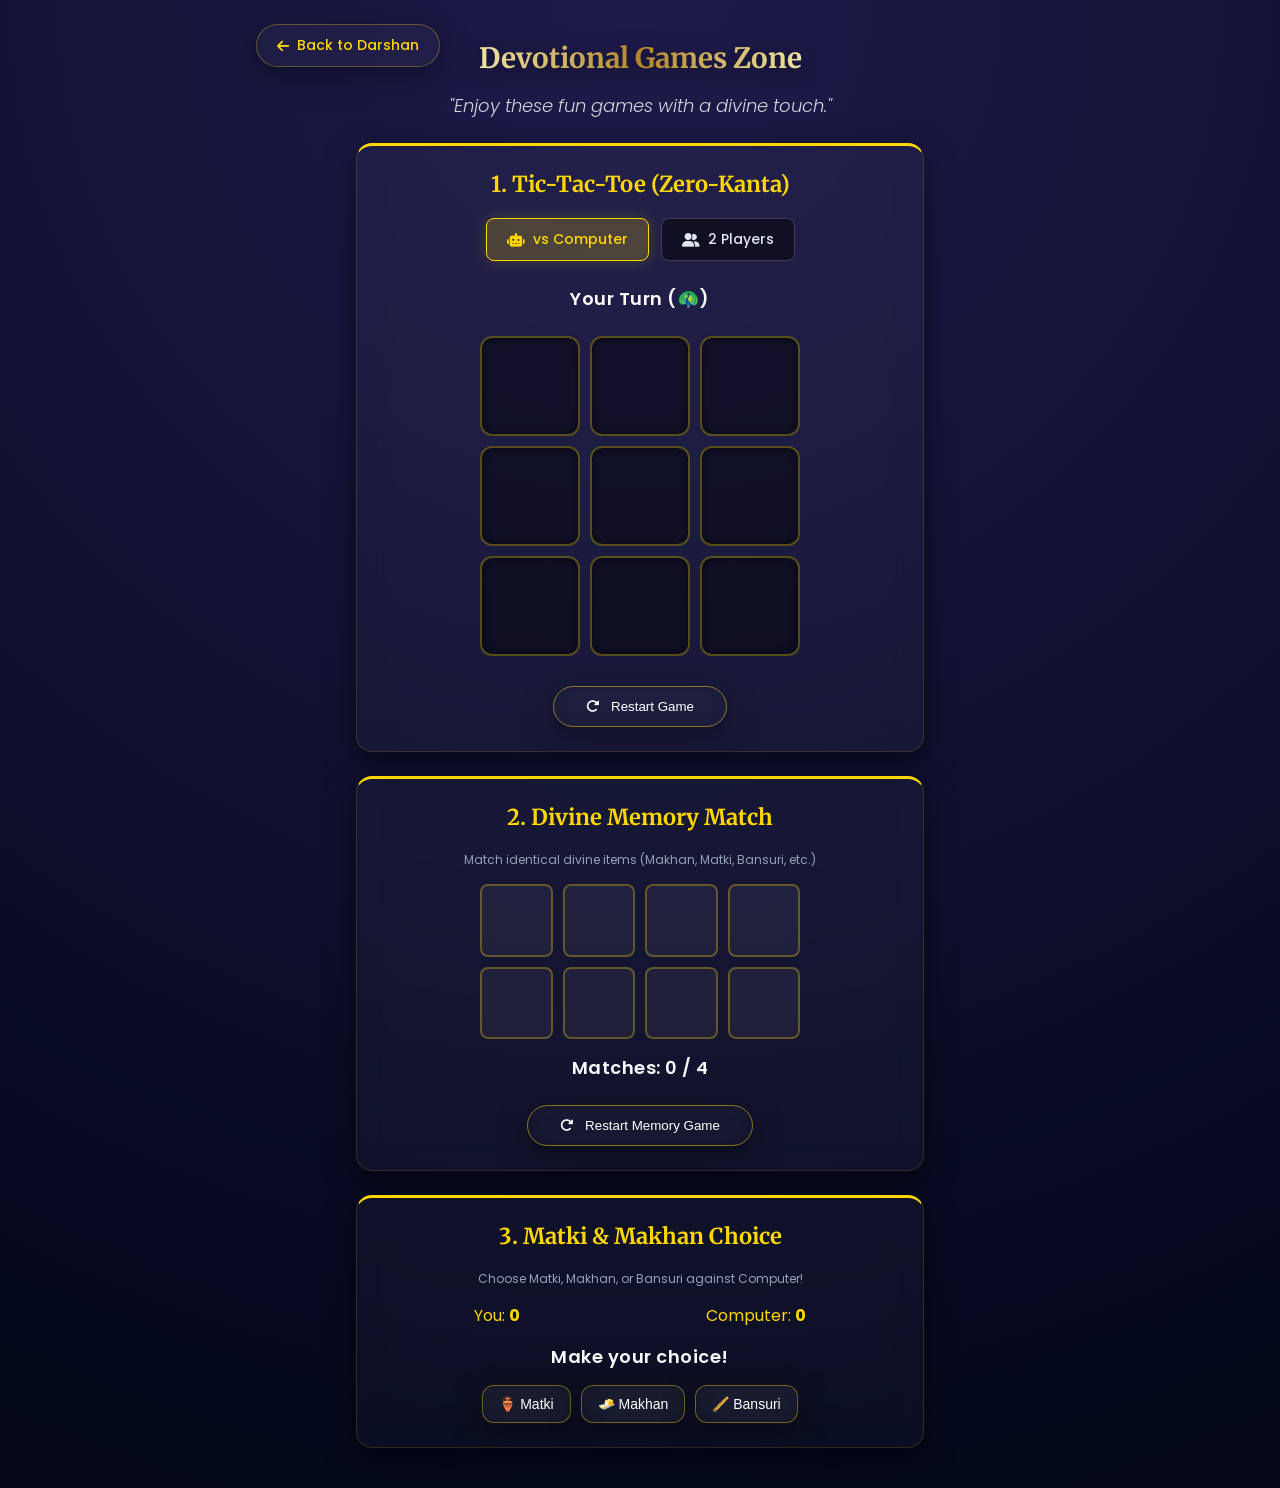
<file: games.html>
<!DOCTYPE html>
<html lang="en">
<head>
    <meta charset="UTF-8">
    <meta name="viewport" content="width=device-width, initial-scale=1.0, maximum-scale=1.0, user-scalable=no">
    <title>Play Games - Krishna Janmashtami</title>
    
    <link href="https://fonts.googleapis.com/css2?family=Merriweather:wght@400;700&family=Poppins:wght@300;400;500;600&display=swap" rel="stylesheet">
    <link rel="stylesheet" href="https://cdnjs.cloudflare.com/ajax/libs/font-awesome/6.4.0/css/all.min.css">
    
    <link rel="stylesheet" href="css/style.css">
    <link rel="stylesheet" href="css/games.css">
</head>
<body class="theme-royal-krishna">

    <div class="content-wrapper">
        <header class="games-header">
            <a href="index.html" class="back-btn glass-panel">
                <i class="fa-solid fa-arrow-left"></i> Back to Darshan
            </a>
            <h1 class="main-heading" style="font-size: 28px; margin-top: 16px;">Devotional Games Zone</h1>
            <p class="devotional-text">"Enjoy these fun games with a divine touch."</p>
        </header>

        <main class="games-container">
            
            <!-- Game 1: Tic-Tac-Toe -->
            <section class="game-card glass-panel">
                <h2 class="game-title">1. Tic-Tac-Toe (Zero-Kanta)</h2>
                <div class="game-modes">
                    <button id="btn-vs-cpu" class="mode-btn active"><i class="fa-solid fa-robot"></i> vs Computer</button>
                    <button id="btn-vs-friend" class="mode-btn"><i class="fa-solid fa-user-friends"></i> 2 Players</button>
                </div>
                <div id="game-status" class="game-status">Your Turn (🦚)</div>
                <div class="board" id="tic-tac-board">
                    <div class="cell" data-index="0"></div><div class="cell" data-index="1"></div><div class="cell" data-index="2"></div>
                    <div class="cell" data-index="3"></div><div class="cell" data-index="4"></div><div class="cell" data-index="5"></div>
                    <div class="cell" data-index="6"></div><div class="cell" data-index="7"></div><div class="cell" data-index="8"></div>
                </div>
                <button id="restart-btn" class="contact-btn glass-panel restart-btn"><i class="fa-solid fa-rotate-right"></i> Restart Game</button>
            </section>

            <!-- Game 2: Memory Card Match -->
            <section class="game-card glass-panel">
                <h2 class="game-title">2. Divine Memory Match</h2>
                <p class="help-text mb-3" style="color: #94a3b8; font-size: 12px; margin-bottom: 15px;">Match identical divine items (Makhan, Matki, Bansuri, etc.)</p>
                <div class="memory-board" id="memory-board">
                    <!-- Cards will be generated via JS -->
                </div>
                <div id="memory-status" class="game-status" style="margin-top: 15px;">Matches: <span id="match-count">0</span> / 4</div>
                <button id="memory-restart" class="contact-btn glass-panel restart-btn" style="margin-top: 10px;"><i class="fa-solid fa-rotate-right"></i> Restart Memory Game</button>
            </section>

            <!-- Game 3: Kanha's Catch (Matki Catch) -->
            <section class="game-card glass-panel">
                <h2 class="game-title">3. Matki & Makhan Choice</h2>
                <p class="help-text mb-3" style="color: #94a3b8; font-size: 12px; margin-bottom: 15px;">Choose Matki, Makhan, or Bansuri against Computer!</p>
                <div class="rps-scores">
                    <span>You: <strong id="player-score">0</strong></span>
                    <span>Computer: <strong id="cpu-score">0</strong></span>
                </div>
                <div id="rps-result" class="game-status" style="margin: 15px 0;">Make your choice!</div>
                <div class="rps-buttons">
                    <button class="rps-btn glass-panel" data-choice="matki">🏺 Matki</button>
                    <button class="rps-btn glass-panel" data-choice="makhan">🧈 Makhan</button>
                    <button class="rps-btn glass-panel" data-choice="bansuri">🪈 Bansuri</button>
                </div>
            </section>

        </main>
    </div>

    <script src="js/games.js"></script>
</body>
</html>
</file>
<file: css/style.css>
/* ==========================================================================
   Base & Reset
   ========================================================================== */
* {
    margin: 0;
    padding: 0;
    box-sizing: border-box;
}

body {
    font-family: 'Poppins', sans-serif;
    color: #ffffff;
    overflow-x: hidden;
    min-height: 100vh;
    display: flex;
    flex-direction: column;
    transition: background 1s ease;
}

/* ==========================================================================
   Themes (Premium Gradients & Colors)
   ========================================================================== */
.theme-royal-krishna { background: radial-gradient(circle at top center, #1e1b4b, #020617); }
.theme-neel-madhav { background: radial-gradient(circle at top center, #312e81, #0f172a); }
.theme-golden-temple { background: radial-gradient(circle at top center, #422006, #1c1917); }
.theme-phoolon-wala { background: radial-gradient(circle at top center, #831843, #2e1065); }
.theme-midnight { background: radial-gradient(circle at top center, #020617, #000000); }
.theme-divine-glow { background: radial-gradient(circle at top center, #701a75, #1e1b4b); }

/* ==========================================================================
   Canvas & Wrappers
   ========================================================================== */
#effects-canvas {
    position: fixed;
    top: 0;
    left: 0;
    width: 100vw;
    height: 100vh;
    pointer-events: none;
    z-index: 0;
}

.content-wrapper {
    position: relative;
    z-index: 10;
    flex-grow: 1;
    display: flex;
    flex-direction: column;
}

.main-container {
    padding: 0 16px 48px 16px;
    max-width: 1200px;
    margin: 0 auto;
    width: 100%;
    display: flex;
    flex-direction: column;
    align-items: center;
}

/* ==========================================================================
   Header & Typography
   ========================================================================== */
.credit-header {
    width: 100%;
    padding: 16px;
    text-align: center;
    opacity: 0.7;
    display: flex;
    justify-content: center;
    align-items: center;
    gap: 8px;
}

.credit-header i {
    color: #FFD700;
    font-size: 14px;
}

.credit-header span {
    font-family: 'Merriweather', serif;
    font-size: 12px;
    letter-spacing: 0.15em;
    text-transform: uppercase;
    color: #d1d5db;
}

.hero-section {
    text-align: center;
    margin-bottom: 32px;
    animation: float 6s ease-in-out infinite;
}

.sub-heading {
    font-size: 14px;
    color: #FFD700;
    text-transform: uppercase;
    letter-spacing: 0.3em;
    margin-bottom: 8px;
    font-weight: 600;
}

.main-heading {
    font-family: 'Merriweather', serif;
    font-size: 36px;
    font-weight: 700;
    margin-bottom: 16px;
    background: linear-gradient(to right, #BF953F, #FCF6BA, #B38728, #FBF5B7, #AA771C);
    -webkit-background-clip: text;
    background-clip: text;
    color: transparent;
    filter: drop-shadow(0px 4px 10px rgba(0,0,0,0.5));
}

.devotional-text {
    font-weight: 300;
    font-size: 14px;
    color: #d1d5db;
    font-style: italic;
    max-width: 600px;
    margin: 0 auto;
}

/* ==========================================================================
   Glassmorphism & Panels
   ========================================================================== */
.glass-panel {
    background: rgba(255, 255, 255, 0.03);
    backdrop-filter: blur(16px);
    -webkit-backdrop-filter: blur(16px);
    border: 1px solid rgba(255, 215, 0, 0.15);
    box-shadow: 0 8px 32px 0 rgba(0, 0, 0, 0.37);
    border-radius: 12px;
}

#announcement-banner {
    width: 100%;
    max-width: 600px;
    padding: 12px;
    text-align: center;
    margin-bottom: 24px;
}

#announcement-text {
    color: #FFD700;
    font-size: 14px;
    font-weight: 500;
}

.hidden {
    display: none !important;
}

/* ==========================================================================
   Live TV Box 
   ========================================================================== */
.tv-section {
    width: 100%;
    max-width: 800px;
    position: relative;
    margin-bottom: 40px;
}

.badge-container {
    position: absolute;
    top: -16px;
    left: 50%;
    transform: translateX(-50%);
    z-index: 20;
}

.status-badge {
    padding: 8px 24px;
    border-radius: 50px;
    display: flex;
    align-items: center;
    gap: 8px;
    box-shadow: 0 4px 15px rgba(0,0,0,0.3);
    background: rgba(0, 0, 0, 0.7);
    backdrop-filter: blur(8px);
    border: 1px solid;
}

.scheduled-state { border-color: rgba(234, 179, 8, 0.3); }
.live-state { border-color: rgba(220, 38, 38, 0.4); }

.indicator-dot {
    width: 12px;
    height: 12px;
    border-radius: 50%;
}

.scheduled-state .indicator-dot { background-color: #eab308; }
.live-state .indicator-dot { background-color: #dc2626; animation: pulse 1.5s infinite; }

#status-text {
    font-weight: 700;
    font-size: 12px;
    letter-spacing: 0.1em;
    text-transform: uppercase;
}

.scheduled-state #status-text { color: #eab308; }
.live-state #status-text { color: #dc2626; }

.tv-box {
    width: 100%;
    aspect-ratio: 16/9;
    border-radius: 12px;
    overflow: hidden;
    background: #000;
    box-shadow: 0 10px 40px rgba(255, 215, 0, 0.15);
    border: 2px solid rgba(255, 215, 0, 0.4);
    position: relative;
}

.tv-box iframe {
    width: 100%;
    height: 100%;
    border: none;
    position: absolute;
    top: 0;
    left: 0;
}

.glowing-border::before {
    content: '';
    position: absolute;
    top: -2px; left: -2px; right: -2px; bottom: -2px;
    background: linear-gradient(45deg, #FFD700, #ff8c00, #FFD700);
    z-index: -1;
    border-radius: inherit;
    filter: blur(8px);
    opacity: 0.5;
}

/* ==========================================================================
   Countdown Timer
   ========================================================================== */
.countdown-section {
    text-align: center;
    width: 100%;
    max-width: 500px;
    margin-bottom: 40px;
}

.countdown-title {
    color: #d1d5db;
    text-transform: uppercase;
    letter-spacing: 0.15em;
    font-size: 14px;
    margin-bottom: 16px;
}

.countdown-grid {
    display: grid;
    grid-template-columns: repeat(4, 1fr);
    gap: 12px;
}

.time-box {
    padding: 12px 8px;
    display: flex;
    flex-direction: column;
    align-items: center;
    justify-content: center;
}

.time-number {
    font-family: 'Merriweather', serif;
    font-size: 28px;
    font-weight: 700;
    color: #FFD700;
}

.time-label {
    font-size: 10px;
    text-transform: uppercase;
    color: #9ca3af;
    margin-top: 4px;
}

/* ==========================================================================
   Contact Buttons
   ========================================================================== */
.contact-section {
    display: flex;
    flex-direction: column;
    gap: 16px;
    width: 100%;
    max-width: 400px;
}

.contact-btn {
    text-decoration: none;
    padding: 14px 24px;
    border-radius: 50px;
    display: flex;
    align-items: center;
    justify-content: center;
    gap: 12px;
    transition: all 0.3s ease;
    color: #e5e7eb;
    font-weight: 500;
}

.whatsapp-btn { border-color: rgba(34, 197, 94, 0.3); }
.whatsapp-btn i { color: #4ade80; font-size: 20px; }
.whatsapp-btn:hover { background: rgba(22, 163, 74, 0.2); transform: translateY(-2px); }

.email-btn { border-color: rgba(59, 130, 246, 0.3); }
.email-btn i { color: #60a5fa; font-size: 20px; }
.email-btn:hover { background: rgba(37, 99, 235, 0.2); transform: translateY(-2px); }

/* ==========================================================================
   Animations
   ========================================================================== */
@keyframes float {
    0%, 100% { transform: translateY(0); }
    50% { transform: translateY(-10px); }
}

@keyframes pulse {
    0%, 100% { opacity: 1; }
    50% { opacity: 0.5; }
}

/* ==========================================================================
   Media Queries (Mobile First approach scaling up)
   ========================================================================== */
@media (min-width: 768px) {
    .main-heading { font-size: 56px; }
    .sub-heading { font-size: 16px; }
    .devotional-text { font-size: 18px; }
    .countdown-grid { gap: 16px; }
    .time-number { font-size: 40px; }
    .time-label { font-size: 12px; }
    .contact-section { flex-direction: row; max-width: 600px; justify-content: center; }
    .contact-btn { flex: 1; }
      }
</file>
<file: css/games.css>
/* ==========================================================================
   Games Page Specific Styles
   ========================================================================== */

.games-header {
    text-align: center;
    padding: 24px 16px;
    position: relative;
    width: 100%;
    max-width: 800px;
    margin: 0 auto;
}

/* Back Button */
.back-btn {
    display: inline-flex;
    align-items: center;
    gap: 8px;
    color: #FFD700;
    text-decoration: none;
    padding: 10px 20px;
    border-radius: 50px;
    font-size: 14px;
    font-weight: 500;
    position: absolute;
    left: 16px;
    top: 24px;
    transition: all 0.3s ease;
    border: 1px solid rgba(255, 215, 0, 0.3);
}

.back-btn:hover {
    background: rgba(255, 215, 0, 0.1);
    transform: translateY(-2px);
}

.games-container {
    max-width: 600px;
    margin: 0 auto;
    padding: 0 16px 40px 16px;
    width: 100%;
    display: flex;
    flex-direction: column;
    gap: 24px;
}

.game-card {
    padding: 24px;
    border-radius: 16px;
    text-align: center;
    border-top: 3px solid #FFD700;
    box-shadow: 0 10px 30px rgba(0, 0, 0, 0.5);
}

.game-title {
    color: #FFD700;
    font-family: 'Merriweather', serif;
    font-size: 22px;
    margin-bottom: 20px;
}

/* Game Mode Selection Buttons */
.game-modes {
    display: flex;
    justify-content: center;
    gap: 12px;
    margin-bottom: 24px;
}

.mode-btn {
    background: rgba(0, 0, 0, 0.5);
    border: 1px solid rgba(255, 255, 255, 0.2);
    color: #e2e8f0;
    padding: 10px 20px;
    border-radius: 8px;
    cursor: pointer;
    font-family: 'Poppins', sans-serif;
    font-size: 14px;
    font-weight: 500;
    transition: all 0.3s;
    display: flex;
    align-items: center;
    gap: 8px;
}

.mode-btn.active {
    background: rgba(255, 215, 0, 0.2);
    border-color: #FFD700;
    color: #FFD700;
    box-shadow: 0 0 15px rgba(255, 215, 0, 0.2);
}

/* Game Status Text */
.game-status {
    font-size: 18px;
    font-weight: 600;
    margin-bottom: 24px;
    color: #f8fafc;
    min-height: 27px;
    letter-spacing: 0.5px;
}

/* Tic-Tac-Toe Board */
.board {
    display: grid;
    grid-template-columns: repeat(3, 1fr);
    gap: 10px;
    max-width: 320px;
    margin: 0 auto 30px auto;
}

.cell {
    aspect-ratio: 1;
    background: rgba(0, 0, 0, 0.4);
    border: 2px solid rgba(255, 215, 0, 0.3);
    border-radius: 12px;
    display: flex;
    align-items: center;
    justify-content: center;
    font-size: 48px;
    cursor: pointer;
    transition: all 0.3s ease;
    box-shadow: inset 0 0 10px rgba(0,0,0,0.5);
}

.cell:hover:not(.taken) {
    background: rgba(255, 215, 0, 0.15);
    border-color: #FFD700;
}

.cell.taken {
    cursor: not-allowed;
}

.cell.winner {
    background: rgba(34, 197, 94, 0.3); /* Green highlight for winning cells */
    border-color: #4ade80;
    animation: pulse 1.5s infinite;
}

/* Restart Button */
.restart-btn {
    margin: 0 auto;
    border-color: rgba(255, 215, 0, 0.5);
    color: #fff;
    background: transparent;
    cursor: pointer;
    padding: 12px 32px;
}

.restart-btn:hover {
    background: rgba(255, 215, 0, 0.2);
}

/* Responsive fixes for mobile */
@media (max-width: 600px) {
    .games-header { 
        display: flex; 
        flex-direction: column; 
        align-items: center; 
        padding-top: 20px;
    }
    
    .back-btn { 
        position: relative; 
        top: 0; left: 0; 
        margin-bottom: 16px; 
    }
    
    .cell { font-size: 40px; }
    .game-modes { flex-direction: column; width: 100%; max-width: 250px; margin: 0 auto 24px auto;}
      }
/* Memory Match Board Styles */
.memory-board {
    display: grid;
    grid-template-columns: repeat(4, 1fr);
    gap: 10px;
    max-width: 320px;
    margin: 0 auto;
}

.memory-card {
    aspect-ratio: 1;
    background: rgba(255, 255, 255, 0.05);
    border: 2px solid rgba(255, 215, 0, 0.3);
    border-radius: 8px;
    font-size: 28px;
    display: flex;
    align-items: center;
    justify-content: center;
    cursor: pointer;
    transition: all 0.3s;
}

.memory-card.flipped, .memory-card.matched {
    background: rgba(255, 215, 0, 0.2);
    border-color: #FFD700;
}

/* Choice Game Styles */
.rps-scores {
    display: flex;
    justify-content: space-around;
    font-size: 16px;
    color: #FFD700;
    margin-bottom: 10px;
}

.rps-buttons {
    display: flex;
    justify-content: center;
    gap: 10px;
}

.rps-btn {
    padding: 10px 16px;
    color: #fff;
    cursor: pointer;
    border: 1px solid rgba(255, 215, 0, 0.4);
    font-size: 14px;
}

.rps-btn:hover {
    background: rgba(255, 215, 0, 0.2);
}
</file>
